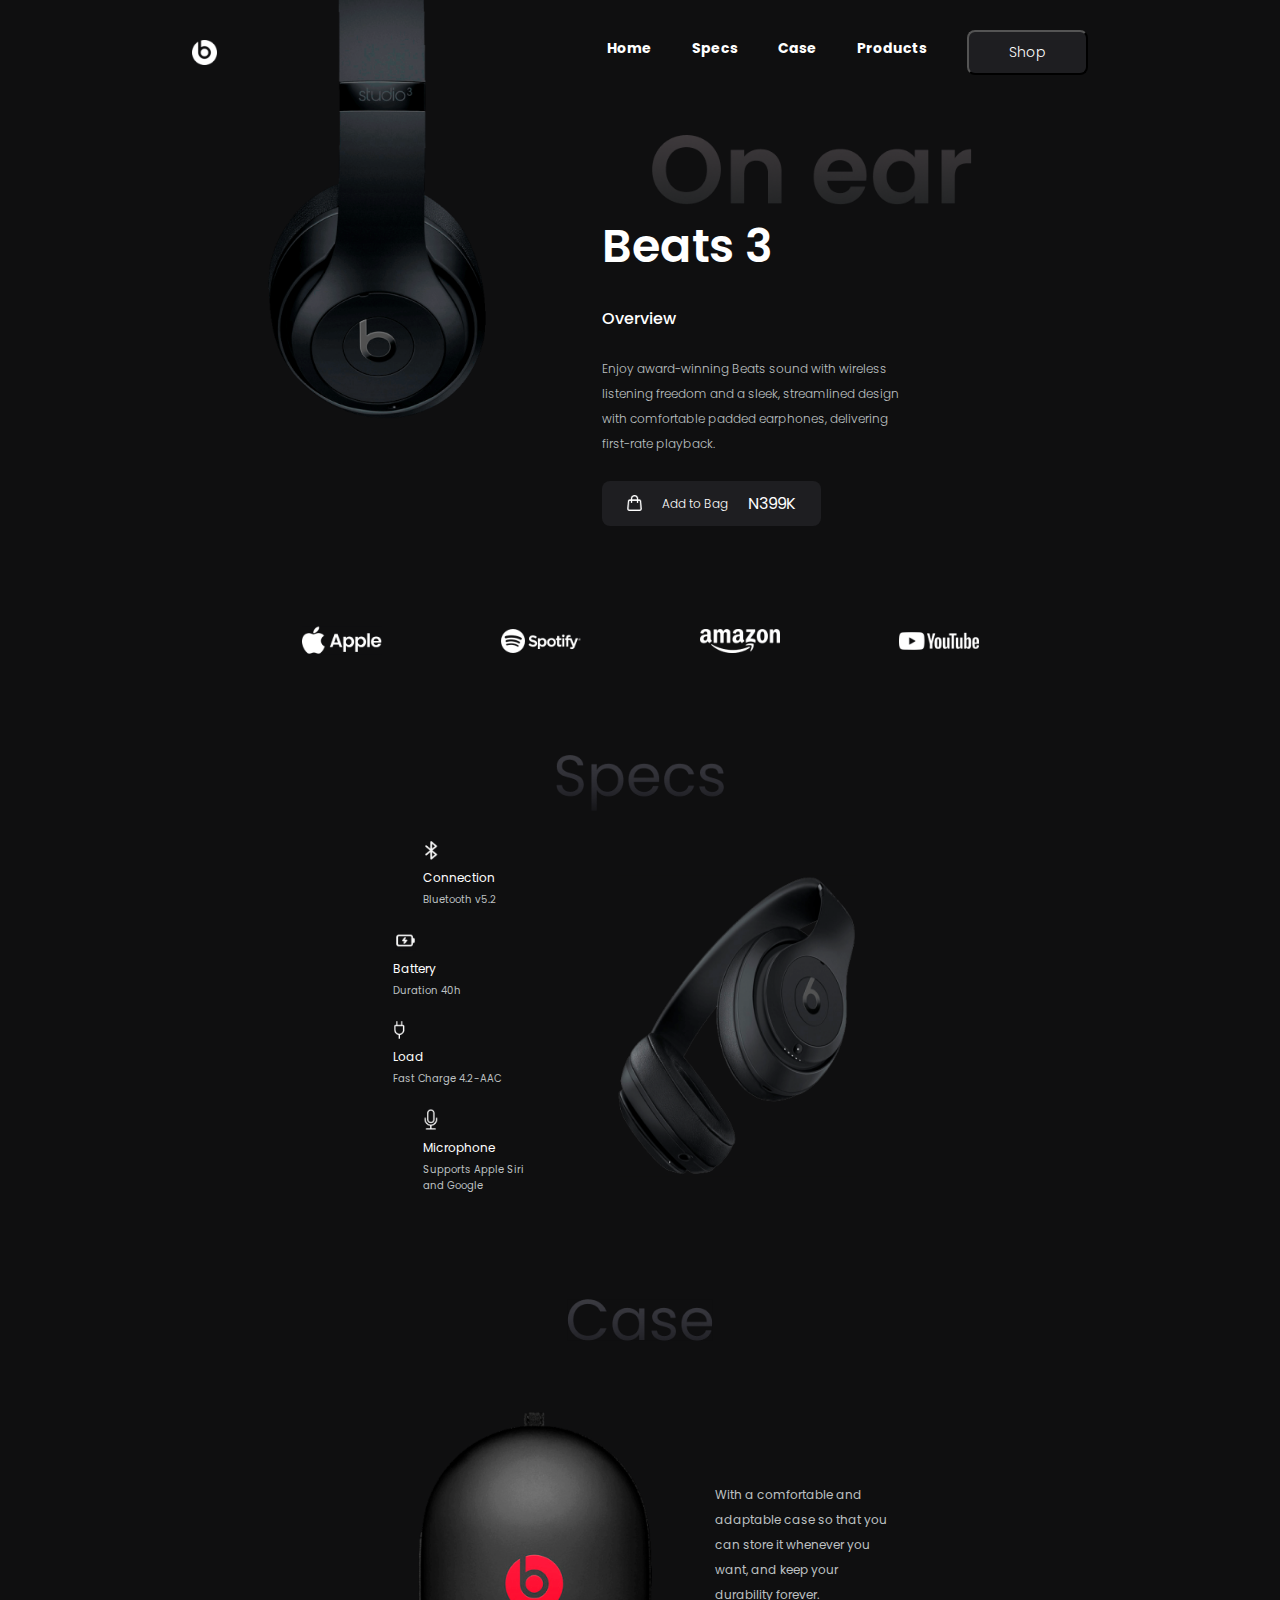
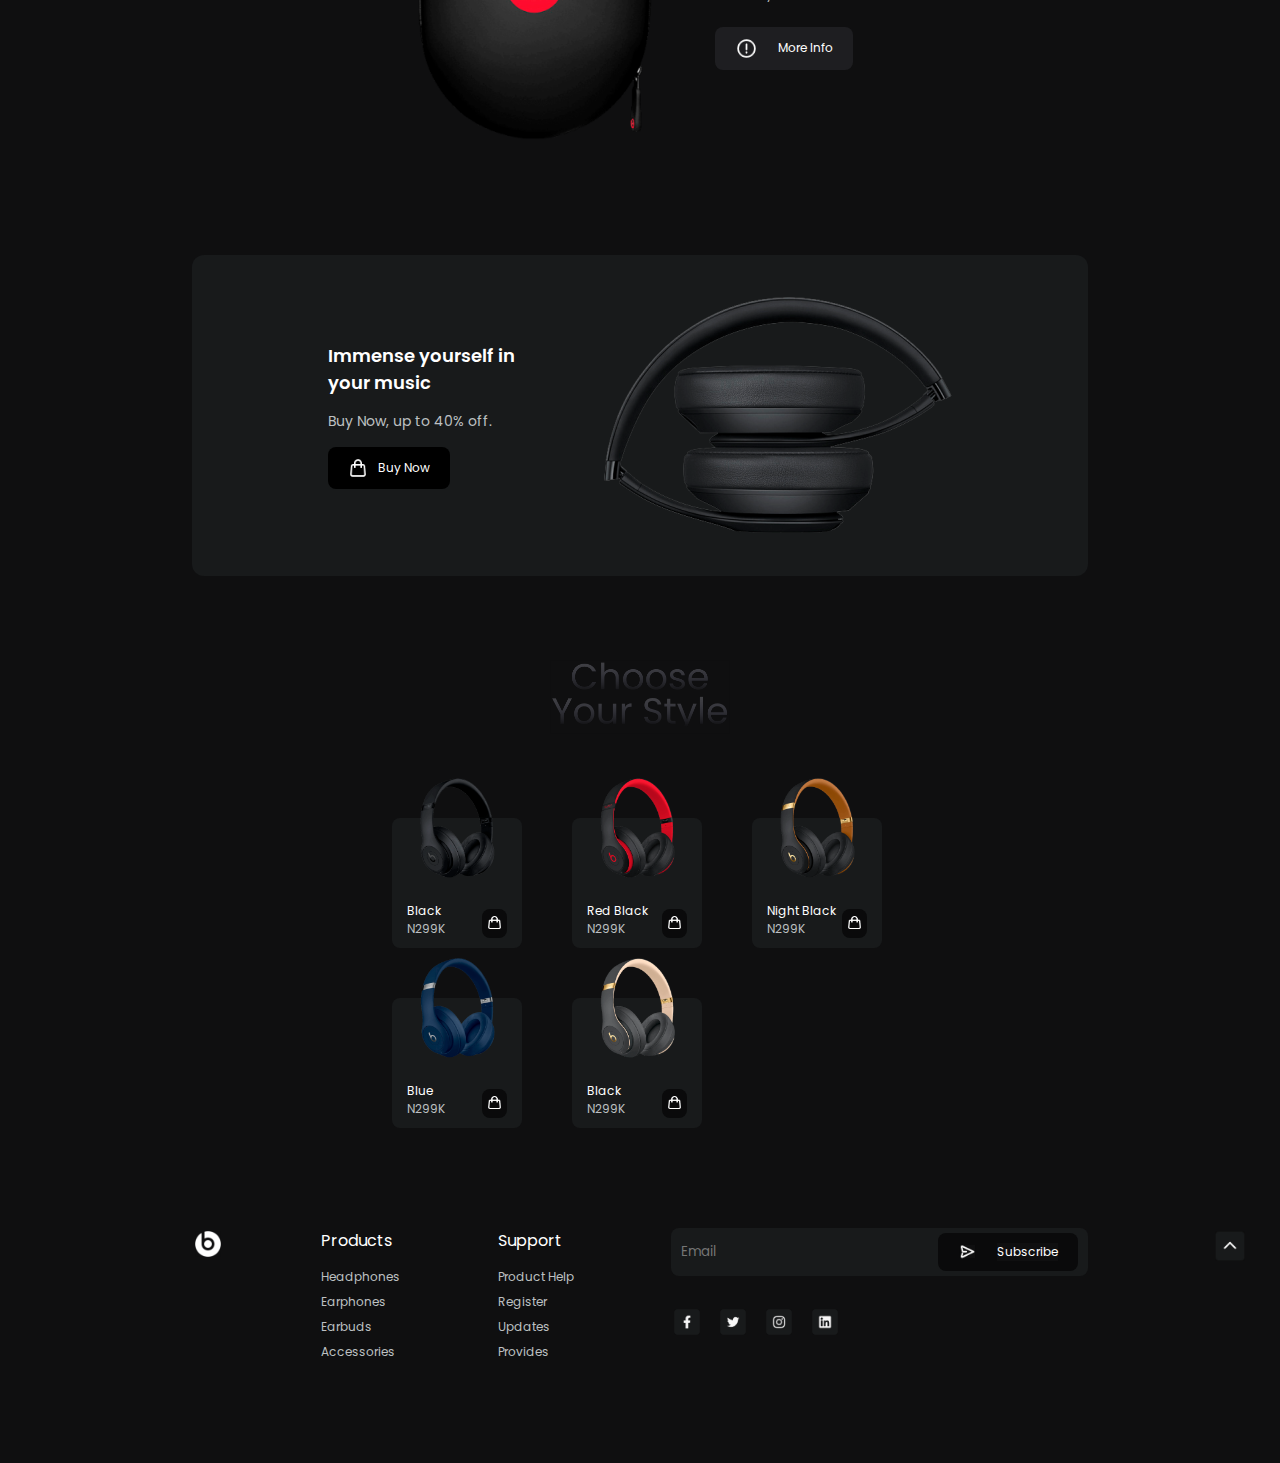
<file: Beats/index.html>
<!DOCTYPE html>
<html lang="en">
  <head>
    <meta charset="UTF-8" />
    <meta http-equiv="X-UA-Compatible" content="IE=edge" />
    <meta name="viewport" content="width=device-width, initial-scale=1.0" />
    <title>Beats Landing Page</title>

    <!-- adding the css file -->
    <link rel="stylesheet" href="./style.css" />

    <!-- adding the poppins font -->
    <link rel="preconnect" href="https://fonts.googleapis.com" />
    <link rel="preconnect" href="https://fonts.gstatic.com" crossorigin />
    <link
      href="https://fonts.googleapis.com/css2?family=Poppins:wght@200;300;400;500;600;700;800;900&display=swap"
      rel="stylesheet"
    />
  </head>

  <body>
    <!-- creating the navigation menu -->
    <nav>
      <img src="./Photos/beatsLogo.png" alt="logo" />

      <div class="nav-right-section">
        <ul>
          <li><a href="#">Home</a></li>
          <li><a href="#">Specs</a></li>
          <li><a href="#">Case</a></li>
          <li><a href="#">Products</a></li>
        </ul>
        <button>Shop</button>
      </div>
    </nav>

    <!-- creating the main landing page -->
    <main>
      <img class="mainImg" src="./Photos/mainImage.png" alt="main image" />
      <div class="main">
        <img class="onEarImg" src="./Photos/onEar.png" alt="on ear logo" />
        <h1>Beats 3</h1>
        <h4>Overview</h4>
        <p>
          Enjoy award-winning Beats sound with wireless listening freedom and a
          sleek, streamlined design with comfortable padded earphones,
          delivering first-rate playback.
        </p>
        <div class="shopping-bag-section">
          <img src="./Icons/shoppingBag.png" alt="shopping bag" />
          <p>Add to Bag</p>
          <span>N399K</span>
        </div>
      </div>
    </main>

    <!-- section for adding social media icons -->
    <section class="social-media-section">
      <img src="./Photos/appleLogo.png" alt="apple logo" />
      <img src="./Photos/spotifyLogo.png" alt="spotify logo" />
      <img src="./Photos/amazonLogo.png" alt="amazon logo" />
      <img src="./Photos/youtubeLogo.png" alt="youtube logo" />
    </section>

    <!-- creating a new specification section -->
    <section class="specification">
      <!-- adding the specs logo -->
      <img
        class="specification-logo"
        src="./Icons/specsLogo.png"
        alt="specs logo"
      />

      <div class="specification-list">
        <!-- creating a division for holding all the specifications -->
        <div class="specification-list-items">
          <!-- creating a division for each specifications -->
          <div>
            <img src="./Icons/bluetooth.png" alt="bluetooth" />
            <p>Connection</p>
            <p>Bluetooth v5.2</p>
          </div>

          <div>
            <img src="./Icons/battery.png" alt="battery" />
            <p>Battery</p>
            <p>Duration 40h</p>
          </div>

          <div>
            <img src="./Icons/charger.png" alt="charger" />
            <p>Load</p>
            <p>Fast Charge 4.2-AAC</p>
          </div>

          <div>
            <img src="./Icons/mic.png" alt="mic" />
            <p>Microphone</p>
            <p>Supports Apple Siri and Google</p>
          </div>
        </div>

        <!-- adding an image with respect to the specification -->
        <img
          src="./Photos/specsImage.png"
          alt="specification headphone image"
        />
      </div>
    </section>

    <!-- creating a case section -->
    <section class="case">
      <!-- adding the case logo here -->
      <img class="case-logo" src="./Icons/caseLogo.png" alt="case logo" />

      <!-- creating a new division to wrap all case items -->
      <div class="case-item">
        <img
          class="case-item-img"
          src="./Photos/caseImage.png"
          alt="case image"
        />

        <div>
          <p>
            With a comfortable and adaptable case so that you can store it
            whenever you want, and keep your durability forever.
          </p>
          <p>
            <img src="./Icons/group.png" alt="group" />
            More Info
          </p>
        </div>
      </div>
    </section>

    <!-- section to allow user to buy a product -->
    <section class="buy-product">
      <div>
        <h3>Immense yourself in your music</h3>
        <p>Buy Now, up to 40% off.</p>
        <div>
          <img src="./Icons/shoppingBag.png" alt="shopping bag" />
          <p>Buy Now</p>
        </div>
      </div>

      <img src="./Photos/buyNowSectionImage.png" alt="buy now" />
    </section>

    <!-- creating a product section to display the items -->
    <section class="product">
      <!-- adding the choose style logo -->
      <img class="product-logo" src="./Icons/productLogo.png" alt="logo" />

      <!-- creating a new division for adding all the products to showcase to user -->
      <div class="product-items">
        <!-- creating card for product -->
        <div class="product-card">
          <img class="product-img" src="./Photos/black.png" alt="black" />
          <div class="product-info">
            <p>
              Black <br />
              <span>N299K</span>
            </p>

            <div>
              <img src="./Icons/shoppingBag.png" alt="shopping bag" />
            </div>
          </div>
        </div>

        <!-- creating card for product -->
        <div class="product-card">
          <img
            class="product-img"
            src="./Photos/redBlack.png"
            alt="red black"
          />
          <div class="product-info">
            <p>
              Red Black <br />
              <span>N299K</span>
            </p>

            <div>
              <img src="./Icons/shoppingBag.png" alt="shopping bag" />
            </div>
          </div>
        </div>

        <!-- creating card for product -->
        <div class="product-card">
          <img
            class="product-img"
            src="./Photos/nightBlack.png"
            alt="Night Black"
          />
          <div class="product-info">
            <p>
              Night Black <br />
              <span>N299K</span>
            </p>

            <div>
              <img src="./Icons/shoppingBag.png" alt="shopping bag" />
            </div>
          </div>
        </div>

        <!-- creating card for product -->
        <div class="product-card">
          <img class="product-img" src="./Photos/blue.png" alt="blue" />
          <div class="product-info">
            <p>
              Blue <br />
              <span>N299K</span>
            </p>

            <div>
              <img src="./Icons/shoppingBag.png" alt="shopping bag" />
            </div>
          </div>
        </div>

        <!-- creating card for product -->
        <div class="product-card">
          <img
            class="product-img"
            src="./Photos/twilightGray.png"
            alt="twilight"
          />
          <div class="product-info">
            <p>
              Black <br />
              <span>N299K</span>
            </p>

            <div>
              <img src="./Icons/shoppingBag.png" alt="shopping bag" />
            </div>
          </div>
        </div>
      </div>
    </section>

    <!-- designing the footer area of the website -->
    <footer>
      <img class="footer-logo" src="./Photos/beatsLogo.png" alt="logo" />

      <!-- creating the product navigation menu -->
      <ul>
        <li><a href="#">Products</a></li>
        <li><a href="#">Headphones</a></li>
        <li><a href="#">Earphones</a></li>
        <li><a href="#">Earbuds</a></li>
        <li><a href="#">Accessories</a></li>
      </ul>

      <!-- creating the support navigation menu -->
      <ul>
        <li><a href="#">Support</a></li>
        <li><a href="#">Product Help</a></li>
        <li><a href="#">Register</a></li>
        <li><a href="#">Updates</a></li>
        <li><a href="#">Provides</a></li>
      </ul>

      <!-- adding subscribe and social media icon buttons -->
      <div class="footer-subscription">
        <!-- adding the division for subscribe -->
        <div>
          <input type="email" placeholder="Email" />
          <div class="subscribe-button">
            <img src="./Icons/rightArrow.png" alt="rightArrow" />
            <p>Subscribe</p>
          </div>
        </div>

        <!-- social media icons -->
        <div>
          <img src="./Icons/facebook.png" alt="facebook" />
          <img src="./Icons/twitter.png" alt="twitter" />
          <img src="./Icons/instagram.png" alt="instagram" />
          <img src="./Icons/linkedin.png" alt="linkedin" />
        </div>
      </div>

      <!-- adding top arrow for icon for moving the page to top -->
      <img class="arrow-up" src="./Icons/upArrow.png" alt="upArrow" />
    </footer>
  </body>
</html>
</file>
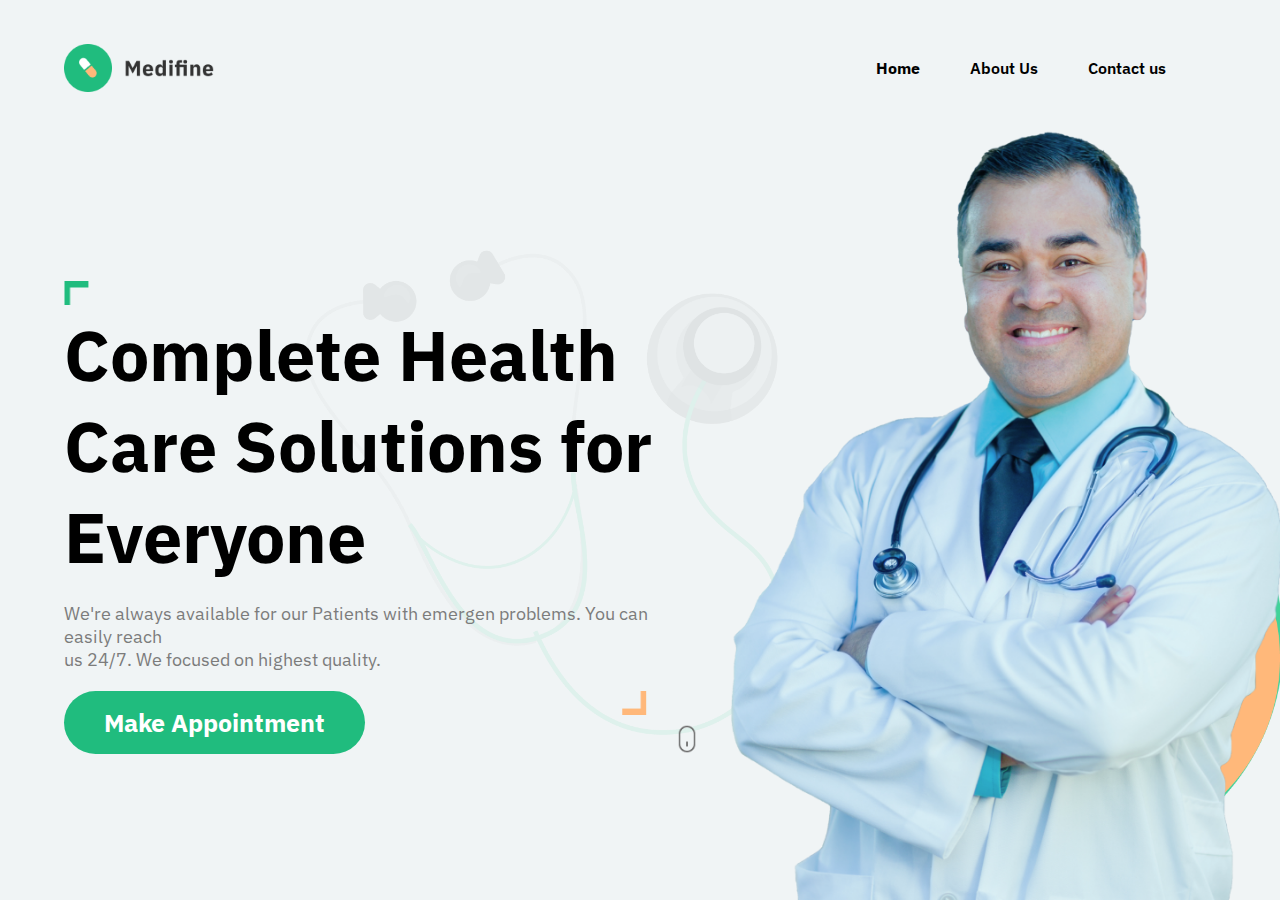
<file: Medifine/index.html>
<!DOCTYPE html>
<html lang="en">
  <head>
    <meta charset="UTF-8" />
    <meta http-equiv="X-UA-Compatible" content="IE=edge" />
    <meta name="viewport" content="width=device-width, initial-scale=1.0" />
    <title>Hospital Page</title>

    <!-- adding the google font -->
    <link rel="preconnect" href="https://fonts.googleapis.com" />
    <link rel="preconnect" href="https://fonts.gstatic.com" crossorigin />
    <link
      href="https://fonts.googleapis.com/css2?family=IBM+Plex+Sans:wght@200;300;400;500;600;700&family=Poppins:wght@200;300;400;500;600;700;800;900&display=swap"
      rel="stylesheet"
    />

    <!-- adding the css file -->
    <link rel="stylesheet" href="./style.css" />
  </head>

  <body>
    <!-- creating the navigation menu -->
    <nav>
      <img src="./images/logo.png" alt="logo" />
      <a href="/"></a>
      <ul>
        <li><a href="/">Home</a></li>
        <li><a href="./about/about.html">About Us</a></li>
        <li><a href="./contact/contact.html">Contact us</a></li>
      </ul>
    </nav>

    <!-- creating the hero section -->
    <main>
      <!-- creating the left section -->
      <section class="leftSection">
        <img class="topAngle" src="./images/topAngle.png" alt="topAngle" />
        <h1>Complete Health<br>Care Solutions for<br>Everyone</h1>
        <p>
          We're always available for our Patients with emergen problems. You can
          easily reach<br>us 24/7. We focused on highest quality.
        </p>
        <img
          class="bottomAngle"
          src="./images/bottomAngle.png"
          alt="bottomAngle"
        />
        <img
          class="stethoscope"
          src="./images/stethoscope.png"
          alt="stethoscope"
        />
        <button>Make Appointment</button>
        <img class="mouse" src="./images/mouse.png" alt="mouse" />
      </section>

      <!-- creating the right section -->
      <section class="rightSection">
        <img class="greenBox" src="./images/greenBox.png" alt="greenBox" />
        <img class="yellowBox" src="./images/yellowBox.png" alt="yellowBox" />
        <img class="doctor" src="./images/doctor.png" alt="doctor" />
      </section>
    </main>
  </body>
</html>
</file>
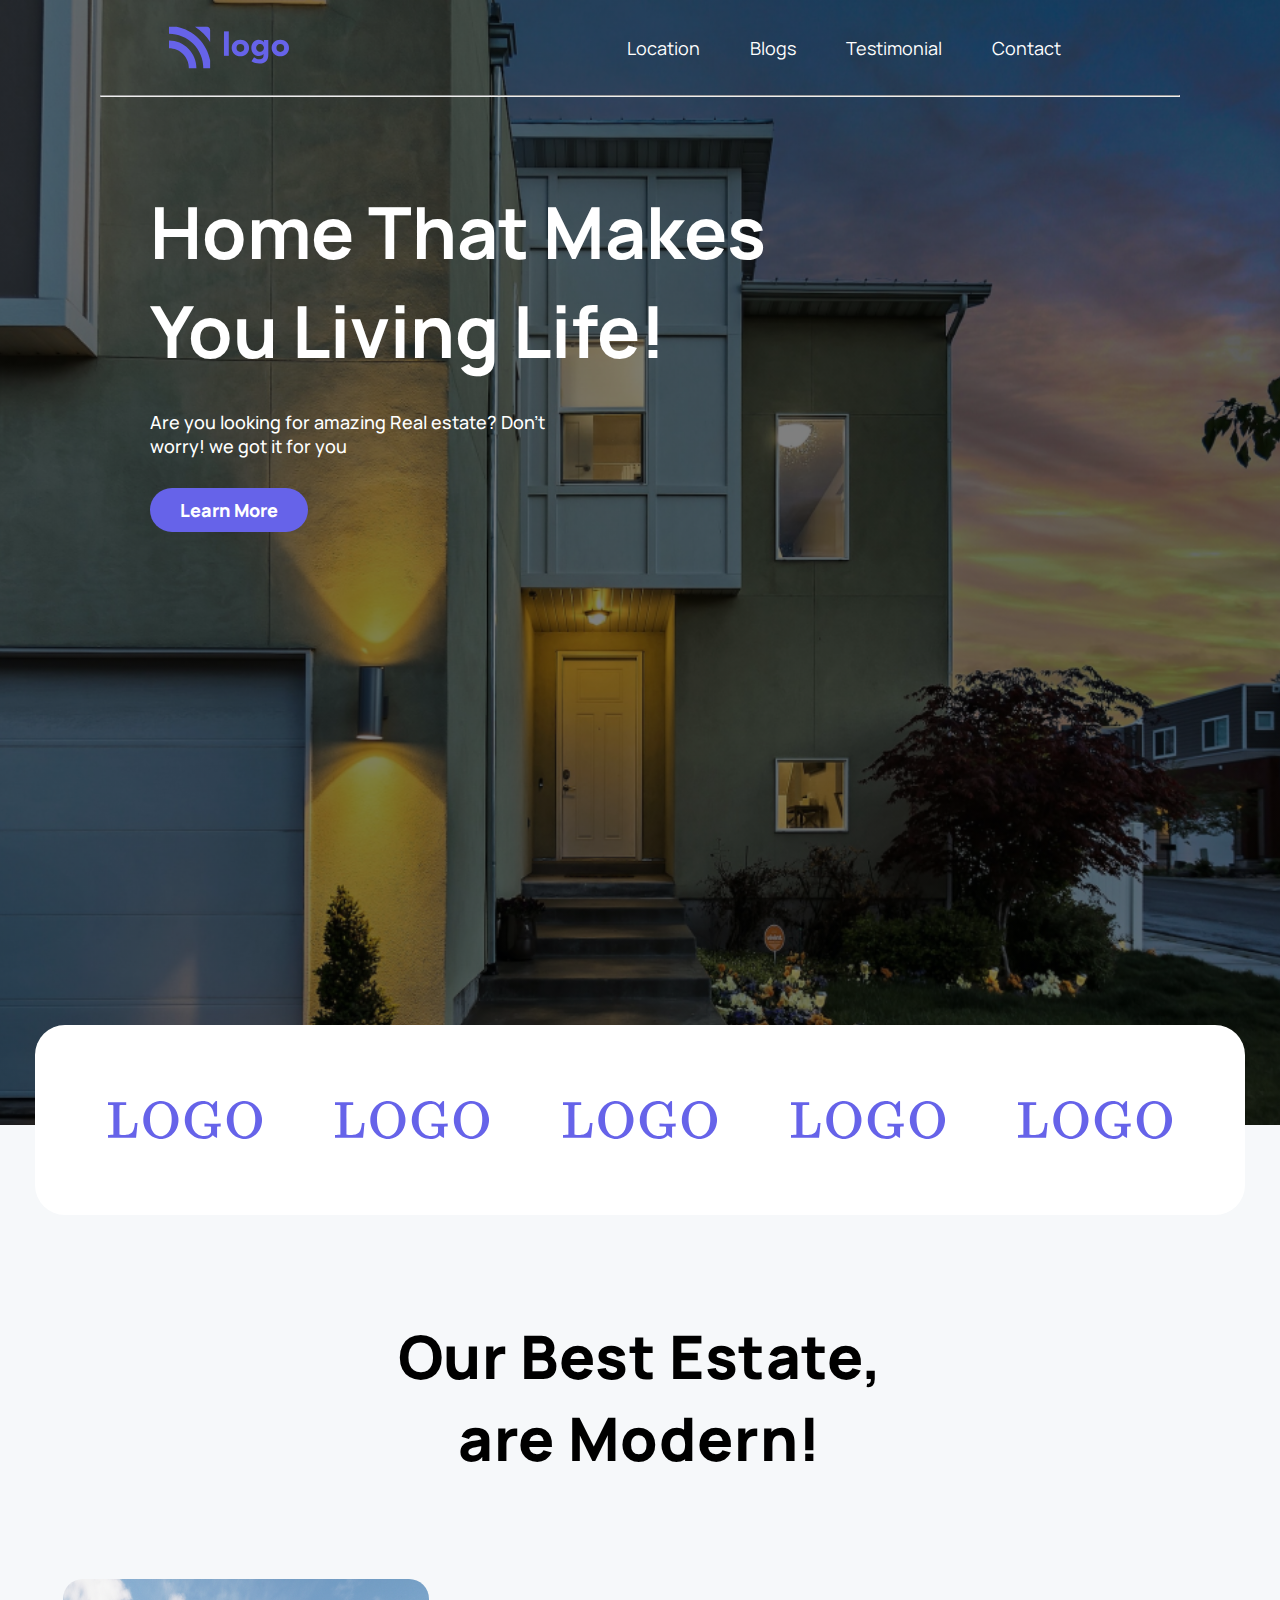
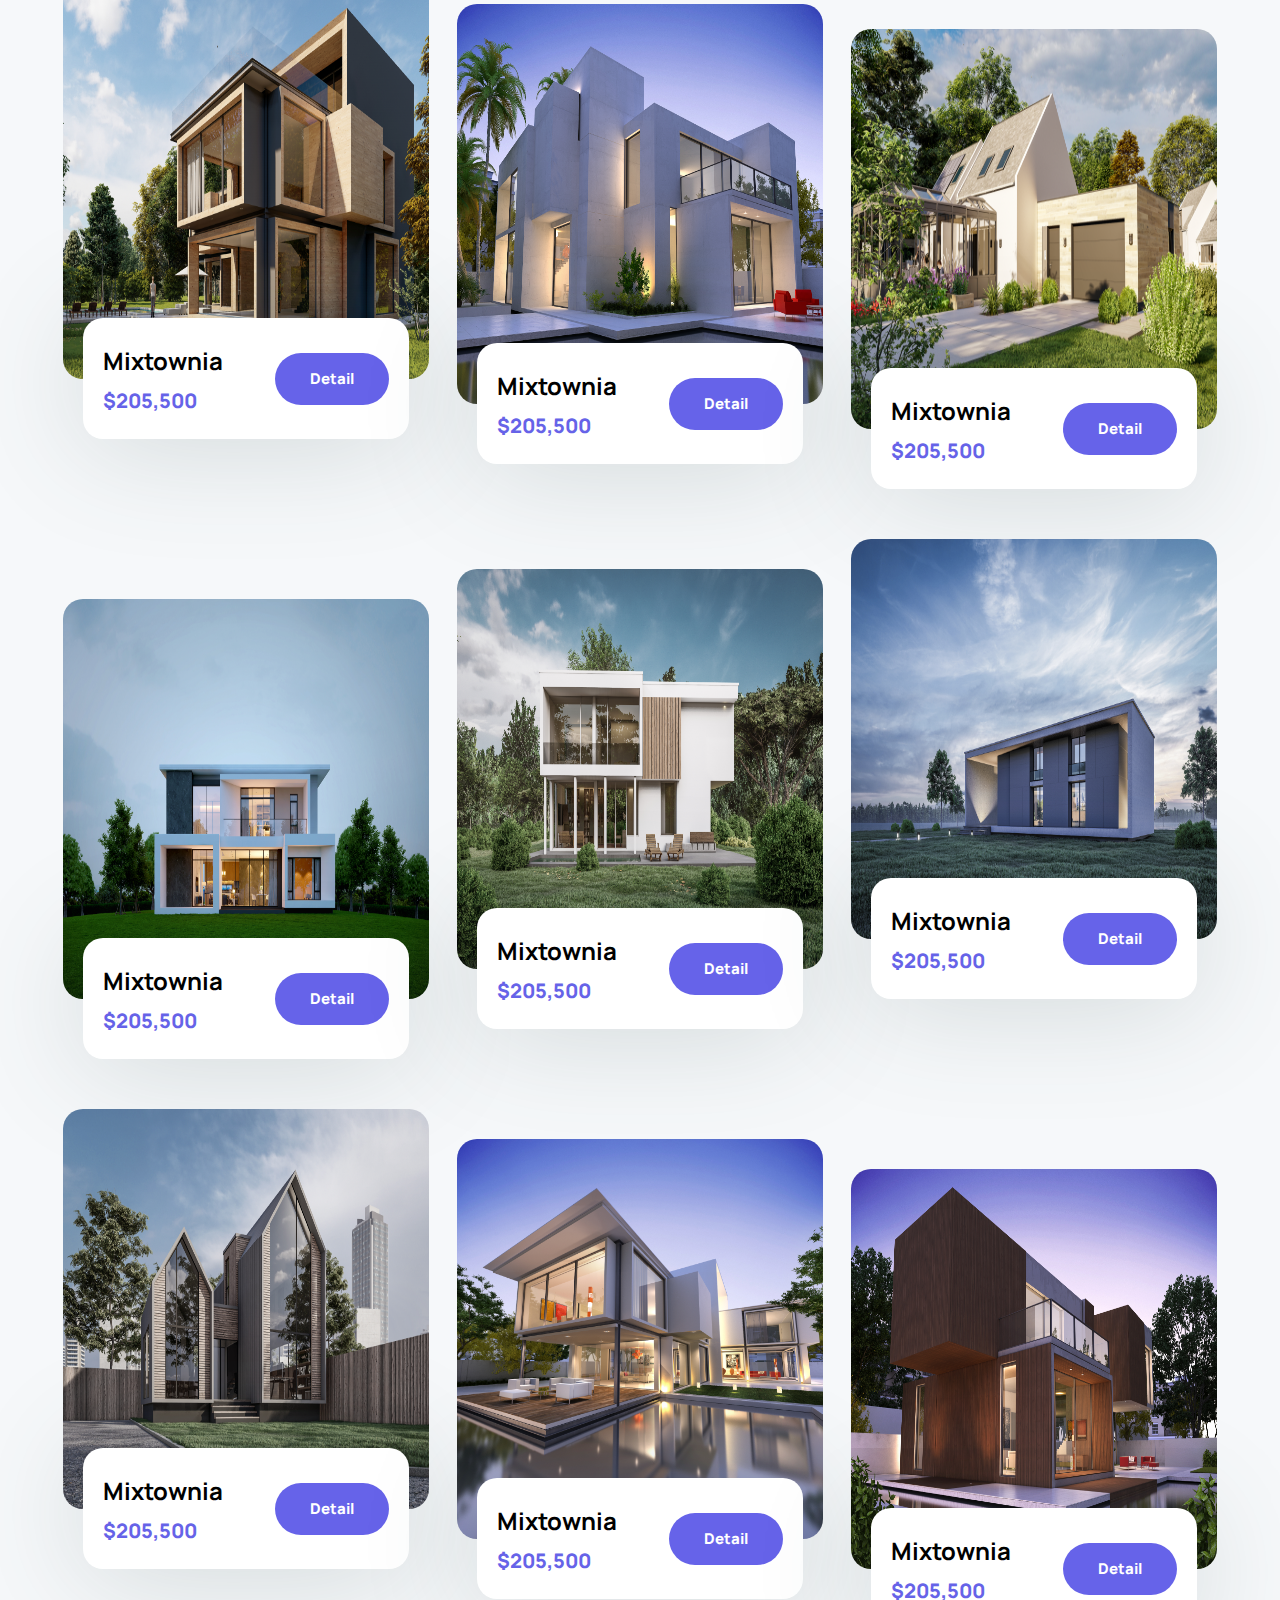
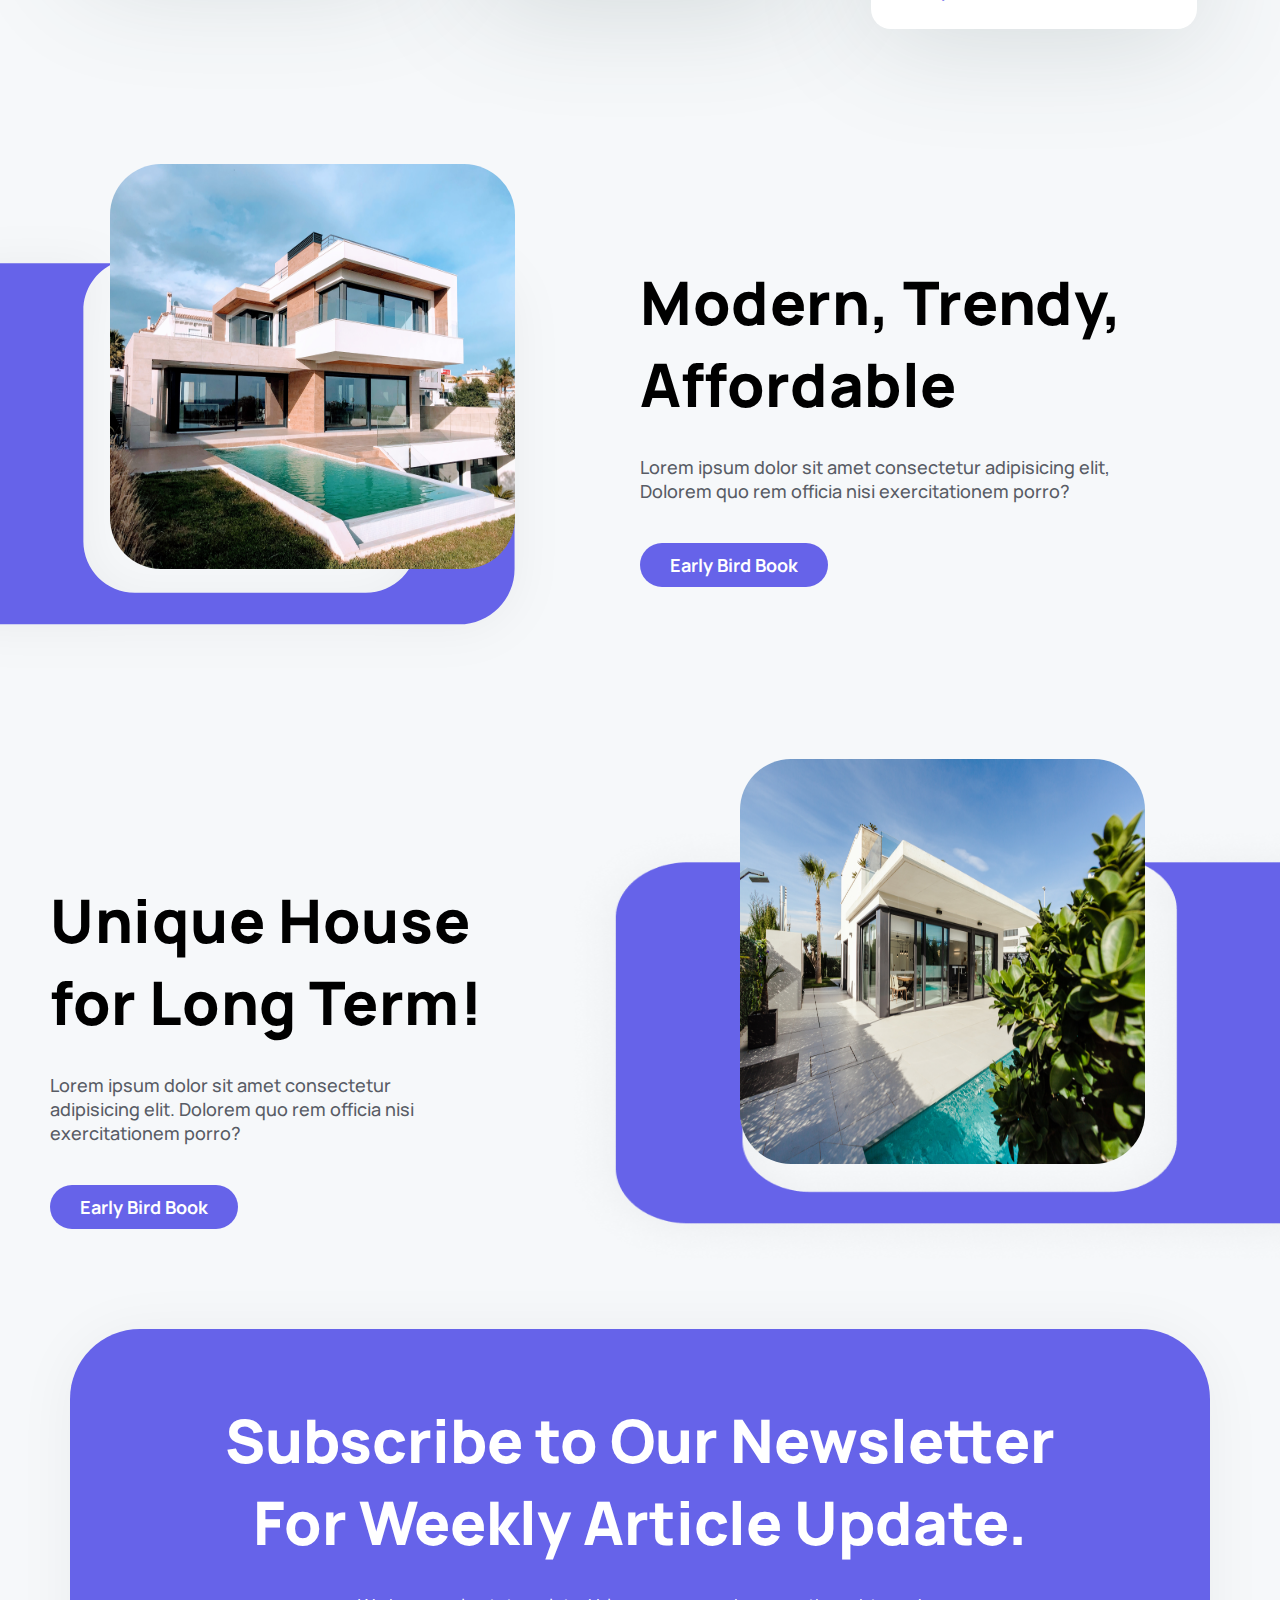
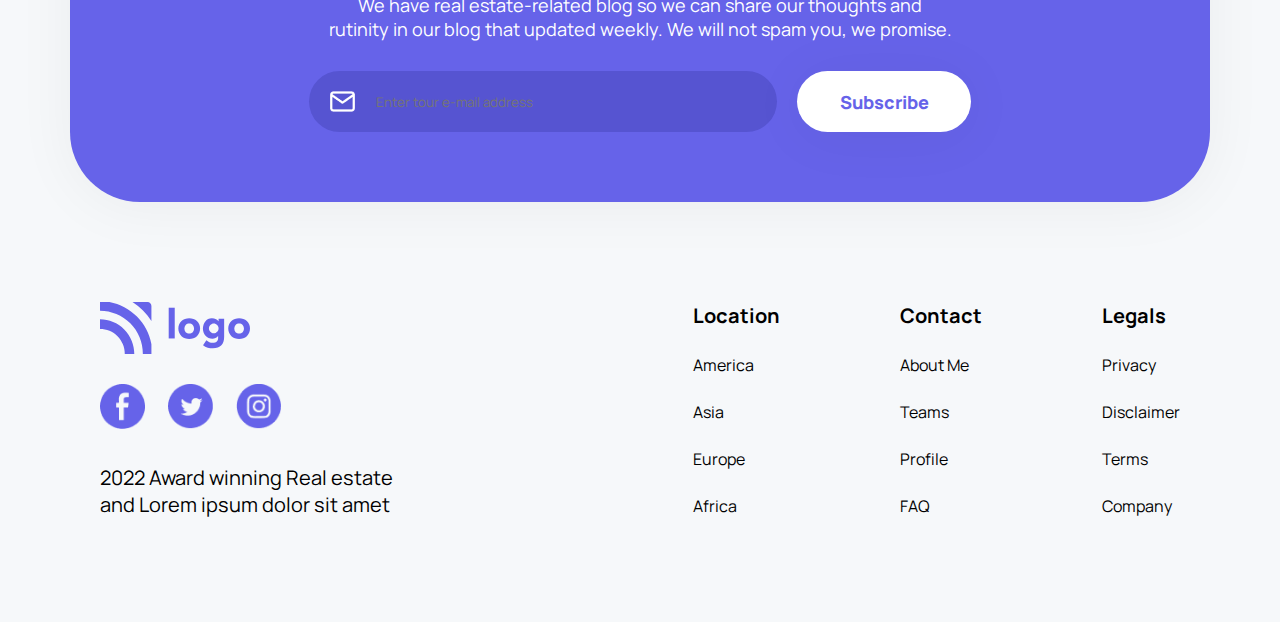
<file: Real Estate/index.html>
<!DOCTYPE html>
<html lang="en">
  <head>
    <meta charset="UTF-8" />
    <meta http-equiv="X-UA-Compatible" content="IE=edge" />
    <meta name="viewport" content="width=device-width, initial-scale=1.0" />
    <title>Real State</title>

    <!-- adding the font family -->
    <link rel="preconnect" href="https://fonts.googleapis.com" />
    <link rel="preconnect" href="https://fonts.gstatic.com" crossorigin />
    <link
      href="https://fonts.googleapis.com/css2?family=Manrope:wght@200;300;400;500;600;700;800&display=swap"
      rel="stylesheet"
    />

    <link rel="stylesheet" href="./styles.css" />
  </head>

  <body>
    <header>
      <!-- navbar -->
      <nav>
        <img src="./Icons/Logo.svg" alt="logo image" />
        <!-- nav links -->
        <ul>
          <li><a href="#">Location</a></li>
          <li><a href="#">Blogs</a></li>
          <li><a href="#">Testimonial</a></li>
          <li><a href="#">Contact</a></li>
        </ul>
      </nav>
      <hr />

      <div>
        <h1>Home That Makes <br />You Living Life!</h1>
        <p>
          Are you looking for amazing Real estate? Don't worry! we got it for
          you
        </p>
        <button>Learn More</button>
      </div>
    </header>

    <!-- multiple logos section -->
    <section class="my-logos">
      <img src="./Icons/logoName.svg" alt="named logo" />
      <img src="./Icons/logoName.svg" alt="named logo" />
      <img src="./Icons/logoName.svg" alt="named logo" />
      <img src="./Icons/logoName.svg" alt="named logo" />
      <img src="./Icons/logoName.svg" alt="named logo" />
    </section>

    <!-- section for displaying all our real state properties in a card -->
    <section class="cards-wrapper-section">
      <h1>Our Best Estate, <br />are Modern!</h1>

      <!-- creating a main div to wrap all the cards -->
      <div class="cards-wrapper">
        <!-- creating estate property card -->
        <div class="card">
          <img src="./Photos/cardImage1.png" alt="cardImage1" />
          <!-- for displaying the property details -->
          <div class="card-box">
            <!-- displaying the price and property name -->
            <div>
              <h3>Mixtownia</h3>
              <p>$205,500</p>
            </div>
            <!-- button for more details -->
            <button>Detail</button>
          </div>
        </div>

        <!-- creating estate property card -->
        <div class="card">
          <img src="./Photos/cardImage2.png" alt="cardImage2" />
          <!-- for displaying the property details -->
          <div class="card-box">
            <!-- displaying the price and property name -->
            <div>
              <h3>Mixtownia</h3>
              <p>$205,500</p>
            </div>
            <!-- button for more details -->
            <button>Detail</button>
          </div>
        </div>

        <!-- creating estate property card -->
        <div class="card">
          <img src="./Photos/cardImage3.png" alt="cardImage3" />
          <!-- for displaying the property details -->
          <div class="card-box">
            <!-- displaying the price and property name -->
            <div>
              <h3>Mixtownia</h3>
              <p>$205,500</p>
            </div>
            <!-- button for more details -->
            <button>Detail</button>
          </div>
        </div>

        <!-- creating estate property card -->
        <div class="card">
          <img src="./Photos/cardImage4.png" alt="cardImage4" />
          <!-- for displaying the property details -->
          <div class="card-box">
            <!-- displaying the price and property name -->
            <div>
              <h3>Mixtownia</h3>
              <p>$205,500</p>
            </div>
            <!-- button for more details -->
            <button>Detail</button>
          </div>
        </div>

        <!-- creating estate property card -->
        <div class="card">
          <img src="./Photos/cardImage5.png" alt="cardImage5" />
          <!-- for displaying the property details -->
          <div class="card-box">
            <!-- displaying the price and property name -->
            <div>
              <h3>Mixtownia</h3>
              <p>$205,500</p>
            </div>
            <!-- button for more details -->
            <button>Detail</button>
          </div>
        </div>

        <!-- creating estate property card -->
        <div class="card">
          <img src="./Photos/cardImage6.png" alt="cardImage6" />
          <!-- for displaying the property details -->
          <div class="card-box">
            <!-- displaying the price and property name -->
            <div>
              <h3>Mixtownia</h3>
              <p>$205,500</p>
            </div>
            <!-- button for more details -->
            <button>Detail</button>
          </div>
        </div>

        <!-- creating estate property card -->
        <div class="card">
          <img src="./Photos/cardImage7.png" alt="cardImage7" />
          <!-- for displaying the property details -->
          <div class="card-box">
            <!-- displaying the price and property name -->
            <div>
              <h3>Mixtownia</h3>
              <p>$205,500</p>
            </div>
            <!-- button for more details -->
            <button>Detail</button>
          </div>
        </div>

        <!-- creating estate property card -->
        <div class="card">
          <img src="./Photos/cardImage8.png" alt="cardImage8" />
          <!-- for displaying the property details -->
          <div class="card-box">
            <!-- displaying the price and property name -->
            <div>
              <h3>Mixtownia</h3>
              <p>$205,500</p>
            </div>
            <!-- button for more details -->
            <button>Detail</button>
          </div>
        </div>

        <!-- creating estate property card -->
        <div class="card">
          <img src="./Photos/cardImage9.png" alt="cardImage9" />
          <!-- for displaying the property details -->
          <div class="card-box">
            <!-- displaying the price and property name -->
            <div>
              <h3>Mixtownia</h3>
              <p>$205,500</p>
            </div>
            <!-- button for more details -->
            <button>Detail</button>
          </div>
        </div>
      </div>
    </section>

    <!-- section for displaying first feature -->
    <section class="features-section first-feature-section">
      <!-- for displaying the images -->
      <div>
        <img src="./Icons/featureImageBg1.svg" alt="image background" />
        <img src="./Photos/featuresImage1.png" alt="feature image 1" />
      </div>

      <!-- for displaying the written content -->
      <div>
        <h1>Modern, Trendy, Affordable</h1>
        <p>
          Lorem ipsum dolor sit amet consectetur adipisicing elit, Dolorem quo
          rem officia nisi exercitationem porro?
        </p>
        <button>Early Bird Book</button>
      </div>
    </section>

    <!-- section for displaying second feature -->
    <section class="features-section second-feature-section">
      <!-- for displaying the written content -->
      <div>
        <h1>Unique House for Long Term!</h1>
        <p>
          Lorem ipsum dolor sit amet consectetur adipisicing elit. Dolorem quo
          rem officia nisi exercitationem porro?
        </p>
        <button>Early Bird Book</button>
      </div>

      <!-- for displaying the images -->
      <div>
        <img src="./Icons/featureImageBg2.png" alt="image background" />
        <img src="./Photos/featuresImage2.png" alt="feature image 2" />
      </div>
    </section>

    <!-- section for creating the newsletter -->
    <section class="newsletter">
      <h1>Subscribe to Our Newsletter <br> For Weekly Article Update.</h1>
      <p>
        We have real estate-related blog so we can share our thoughts and
        rutinity in our blog that updated weekly. We will not spam you, we
        promise.
      </p>

      <!-- for taking user email -->
      <form>
        <div>
          <img src="./Icons/mail.png" alt="mail">
          <input type="text" placeholder="Enter tour e-mail address"/>
        </div>
        <button>Subscribe</button>
      </form>
    </section>

    <!-- creating the footer area -->
    <footer>
      <div>
        <img src="./Icons/Logo.svg" alt="logo" />
        <!-- for social media icons -->
        <div>
          <img src="./Icons/facebook.png" alt="facebook icon" />
          <img src="./Icons/twitter.png" alt="twitter icon" />
          <img src="./Icons/instagram.png" alt="instagram icon" />
        </div>
        <p>2022 Award winning Real estate and Lorem ipsum dolor sit amet</p>
      </div>

      <!-- for all different pages links -->
      <div class="footer-links">
        <div class="footer-links-content">
          <ul>
            <li><a href="#">Location</a></li>
            <li><a href="#">America</a></li>
            <li><a href="#">Asia</a></li>
            <li><a href="#">Europe</a></li>
            <li><a href="#">Africa</a></li>
          </ul>
        </div>

        <div class="footer-links-content">
          <ul>
            <li><a href="#">Contact</a></li>
            <li><a href="#">About Me</a></li>
            <li><a href="#">Teams</a></li>
            <li><a href="#">Profile</a></li>
            <li><a href="#">FAQ</a></li>
          </ul>
        </div>

        <div class="footer-links-content">
          <ul>
            <li><a href="#">Legals</a></li>
            <li><a href="#">Privacy</a></li>
            <li><a href="#">Disclaimer</a></li>
            <li><a href="#">Terms</a></li>
            <li><a href="#">Company</a></li>
          </ul>
        </div>
      </div>
    </footer>
  </body>
</html>
</file>
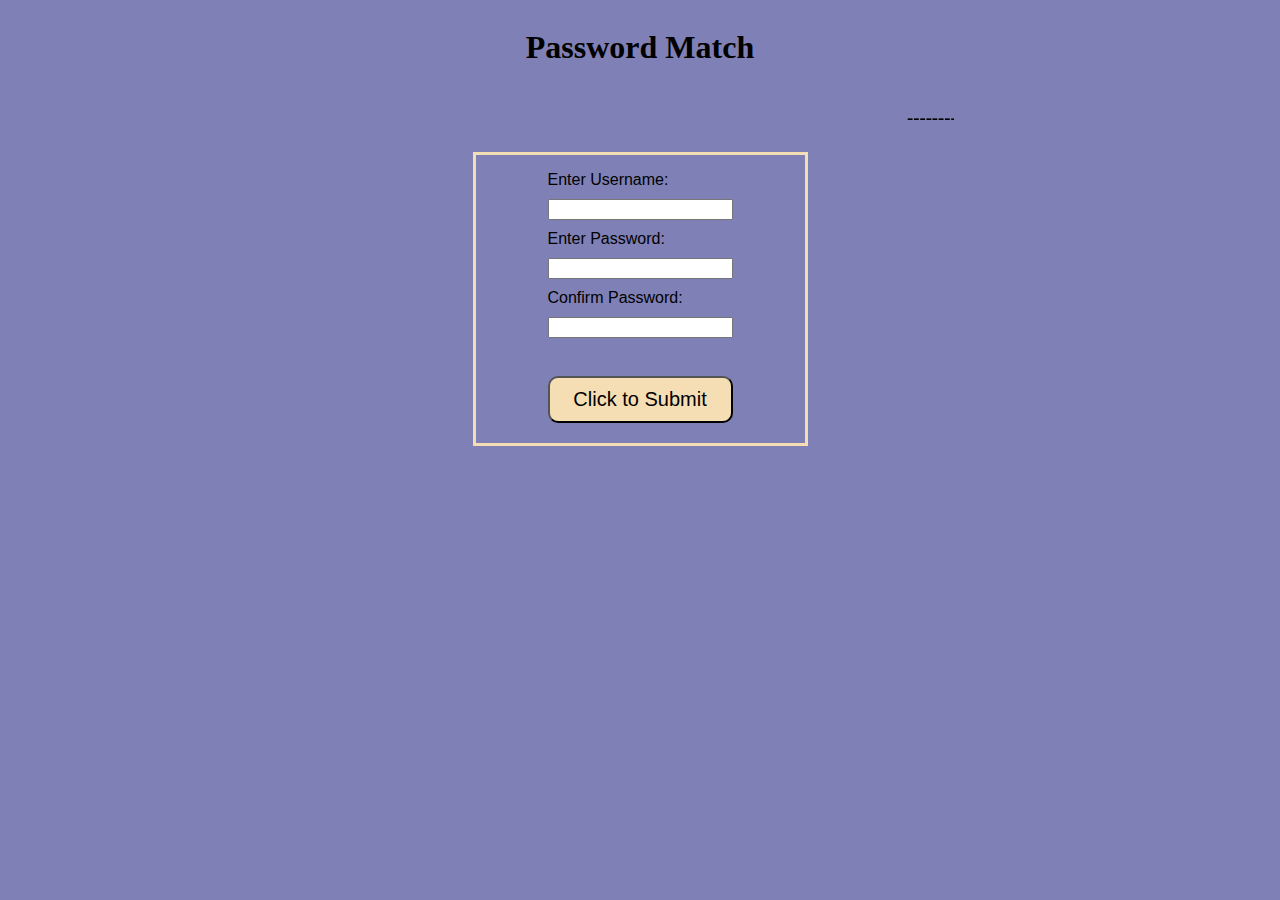
<file: Password Match/index5.html>
<!DOCTYPE html>
<html lang="en">
<head>
    <meta charset="UTF-8">
    <meta http-equiv="X-UA-Compatible" content="IE=edge">
    <meta name="viewport" content="width=device-width, initial-scale=1.0">
    <title>Password Match</title>
    <link rel="stylesheet" href="/Password Match/style5.css">
</head>
<body>
    <h1>Password Match</h1>
    <h3><marquee>----------------Kindly enter your username and password to proceed----------------</marquee></h3>
    <fieldset>
    <form onSubmit = "return checkPassword(this)">
        <!-- Enter Username -->
            <label for="user">Enter Username:</label>
            <input type = text id="user">
        <!-- Enter Password. -->
            <label for="pass">Enter Password:</label>
            <input type = password id="pass">
        <!-- To Confirm Password. -->
            <label for="confirm">Confirm Password:</label>
            <input type = password id="confirm">
            <br>
        <!-- Submit button -->
            <button type = submit>Click to Submit</button>
    </form>
    </fieldset>
</body>
    <script src="/Password Match/script5.js">
    </script>
</html>
</file>
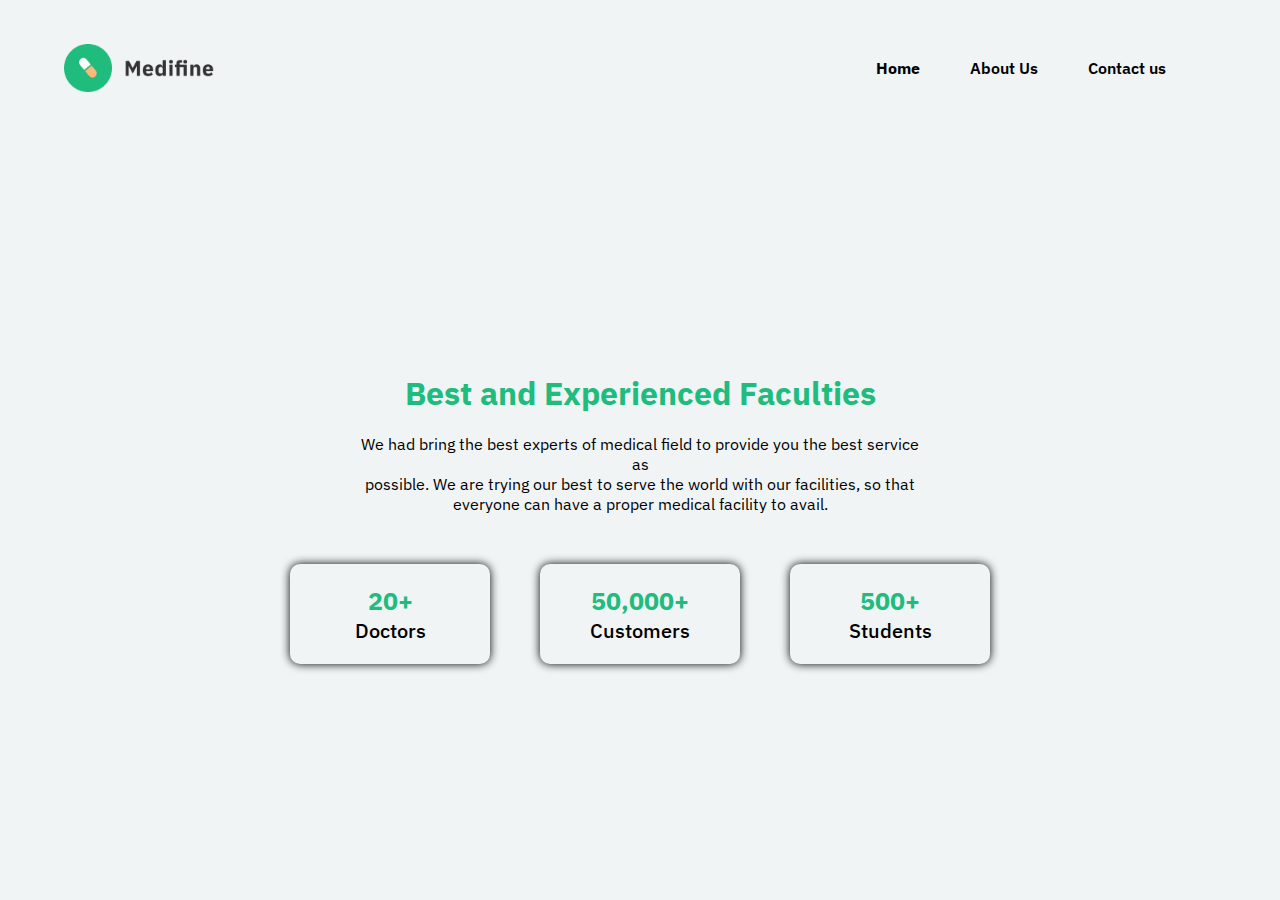
<file: Medifine/about/about.html>
<!DOCTYPE html>
<html lang="en">
  <head>
    <meta charset="UTF-8" />
    <meta http-equiv="X-UA-Compatible" content="IE=edge" />
    <meta name="viewport" content="width=device-width, initial-scale=1.0" />
    <title>Hospital Page</title>

    <!-- adding the google font -->
    <link rel="preconnect" href="https://fonts.googleapis.com" />
    <link rel="preconnect" href="https://fonts.gstatic.com" crossorigin />
    <link
      href="https://fonts.googleapis.com/css2?family=IBM+Plex+Sans:wght@200;300;400;500;600;700&family=Poppins:wght@200;300;400;500;600;700;800;900&display=swap"
      rel="stylesheet"
    />

    <!-- adding the css file -->
    <link rel="stylesheet" href="./about.css" />
  </head>

  <body>
    <!-- creating the navigation menu -->
    <nav>
      <img src="../images/logo.png" alt="logo" />
      <a href="/"></a>
      <ul>
        <li><a href="/">Home</a></li>
        <li><a href="/about/about.html">About Us</a></li>
        <li><a href="/contact/contact.html">Contact us</a></li>
      </ul>
    </nav>

    <!-- creating the main section -->
    <main>
      <!-- adding the hospital details -->
      <div class="hospitalDescription">
        <h1>Best and Experienced Faculties</h1>
        <p>
          We had bring the best experts of medical field to provide you the best
          service as<br>possible. We are trying our best to serve the world with
          our facilities, so that<br>everyone can have a proper medical facility to
          avail.
        </p>
      </div>

      <!-- adding the achievement cards -->
      <div class="achievement">
        <div class="achievementCard">
          <span>20+</span>
          <p>Doctors</p>
        </div>

        <div class="achievementCard">
          <span>50,000+</span>
          <p>Customers</p>
        </div>

        <div class="achievementCard">
          <span>500+</span>
          <p>Students</p>
        </div>
      </div>
    </main>
  </body>
</html>
</file>
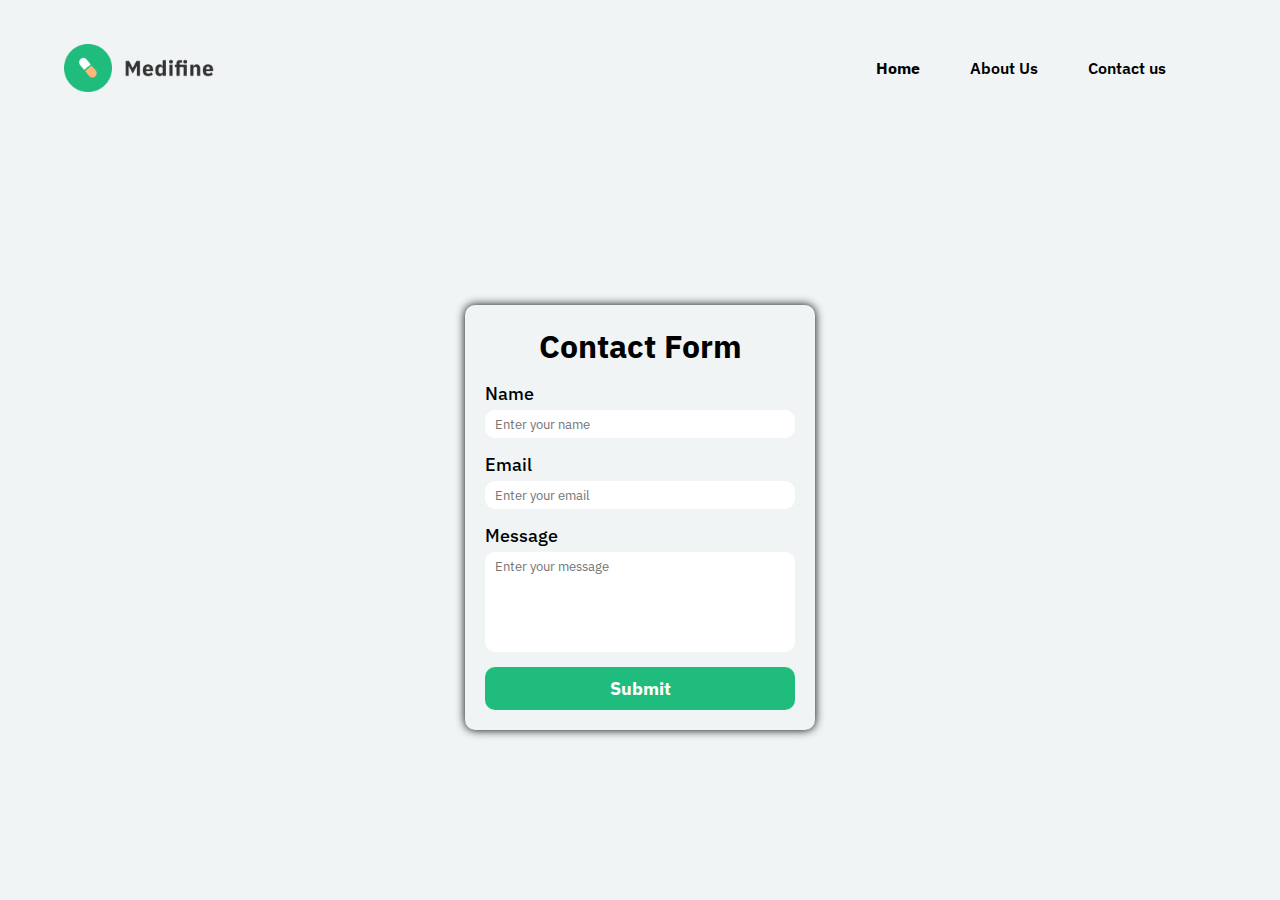
<file: Medifine/contact/contact.html>
<!DOCTYPE html>
<html lang="en">
  <head>
    <meta charset="UTF-8" />
    <meta http-equiv="X-UA-Compatible" content="IE=edge" />
    <meta name="viewport" content="width=device-width, initial-scale=1.0" />
    <title>Hospital Page</title>

    <!-- adding the google font -->
    <link rel="preconnect" href="https://fonts.googleapis.com" />
    <link rel="preconnect" href="https://fonts.gstatic.com" crossorigin />
    <link
      href="https://fonts.googleapis.com/css2?family=IBM+Plex+Sans:wght@200;300;400;500;600;700&family=Poppins:wght@200;300;400;500;600;700;800;900&display=swap"
      rel="stylesheet"
    />

    <!-- adding the css file -->
    <link rel="stylesheet" href="./contact.css" />
  </head>

  <body>
    <!-- creating the navigation menu -->
    <nav>
        <img src="../images/logo.png" alt="logo" />
        <a href="/"></a>
        <ul>
          <li><a href="/">Home</a></li>
          <li><a href="/about/about.html">About Us</a></li>
          <li><a href="/contact/contact.html">Contact us</a></li>
        </ul>
      </nav>

      <!-- creating the main section -->
      <main>
        <!-- creating the contact form -->
        <form>
          <h1>Contact Form</h1>

          <div>
            <label>Name</label>
            <input type="text" placeholder="Enter your name">
          </div>

          <div>
            <label>Email</label>
            <input type="text" placeholder="Enter your email">
          </div>

          <div>
            <label>Message</label>
            <textarea placeholder="Enter your message"></textarea>
          </div>

          <button>Submit</button>
        </form>
      </main>
  </body>
</html>
</file>
<file: Beats/style.css>
* {
  margin: 0;
  padding: 0;
  outline: 0;
  box-sizing: border-box;
  background: #0f0f10;
  font-family: "Poppins", sans-serif;
  color: #ffffff;
}

/* removing the default css of a tags */
a {
  text-decoration: none;
}

/* removing the default css of li tags */
li {
  list-style: none;
}

body {
  margin: 0 15vw;
}

/* designing the navigation menu */
nav {
  display: flex;
  width: 100%;
  align-items: center;
  justify-content: space-between;
  padding: 30px 0;
}

nav img {
  width: 25px;
  height: 25px;
}

nav ul {
  display: flex;
}

nav ul li {
  margin-right: 40px;
}

nav ul li a {
  font-weight: 700;
  font-size: 14px;
  color: white;
}

nav ul li:first-child a{
  font-weight: 700;
  font-size: 14px;
}

.nav-right-section {
  display: flex;
  align-items: center;
}

.nav-right-section button {
  background: #1e1e21;
  border-radius: 8px;
  font-weight: 300;
  font-size: 14px;
  padding: 10px 40px;
}

/* designing the main section */
main {
  display: flex;
  align-items: flex-start;
  margin-top: 30px;
  position: relative;
}

.mainImg {
  width: 230px;
  position: relative;
  top: -250px;
  left: 70px;
}

.main {
  margin-left: 180px;
}

.onEarImg {
  width: 320px;
  margin-left: 50px;
}

.main h1 {
  font-weight: 600;
  font-size: 46px;
  margin-bottom: 25px;
}

.main h4 {
  font-weight: 500;
  font-size: 16px;
  margin-bottom: 25px;
}

.main p {
  width: 65%;
  font-size: 12px;
  font-weight: 300;
  color: #bdc0c2;
  line-height: 25px;
  margin-bottom: 25px;
}

.shopping-bag-section {
  display: flex;
  align-items: center;
  gap: 20px;
  background: #1e1e21;
  border-radius: 8px;
  width: fit-content;
  padding: 10px 25px;
}

.shopping-bag-section img {
  width: 15px;
  background-color: transparent;
}

.shopping-bag-section p {
  margin-bottom: 0;
  color: white;
  background-color: transparent;
}

.shopping-bag-section span {
  background-color: transparent;
}

/* designing the social media section */
.social-media-section {
  display: flex;
  align-items: center;
  justify-content: space-around;
  padding: 0 50px;
  position: relative;
  top: -50px;
  margin-bottom: 40px;
}

.social-media-section img {
  scale: 0.8;
}

/* designing the specification section */
.specification {
  display: flex;
  flex-direction: column;
  align-items: center;
}

.specification-logo,
.case-logo {
  scale: 0.8;
  margin-bottom: 20px;
}

.specification-list {
  display: flex;
}

.specification-list img {
  scale: 0.8;
}

.specification-list-items div {
  margin-bottom: 20px;
}

.specification-list-items div img {
  scale: 0.8;
}

.specification-list-items div p {
  font-size: 12px;
}

.specification-list-items div p:last-child {
  color: #bdc0c2;
  font-size: 10px;
  margin-top: 5px;
  width: 70%;
}

.specification-list-items div:first-child,
.specification-list-items div:last-child {
  margin-left: 30px;
}

/* designing the case section */
.case {
  margin-top: 80px;
  display: flex;
  flex-direction: column;
  align-items: center;
}

.case-item {
  display: flex;
  gap: 30px;
  align-items: center;
  justify-content: center;
}

.case-item-img {
  scale: 0.8;
  /* width: 50%; */
}

.case-item div {
  width: 20%;
}

.case-item div p:first-child {
  color: #bdc0c2;
  font-size: 12px;
  font-weight: 400;
  line-height: 25px;
  margin-bottom: 20px;
}

.case-item div p:last-child img {
  scale: 0.8;
  background-color: transparent;
}

.case-item div p:last-child {
  width: fit-content;
  background: #1e1e21;
  border-radius: 8px;
  display: flex;
  align-items: center;
  gap: 20px;
  font-size: 12px;
  padding: 10px 20px;
}

/* buy product section */
.buy-product {
  background: #181a1b;
  border-radius: 12px;
  display: flex;
  align-items: center;
  justify-content: center;
  gap: 50px;
  margin-top: 70px;
  padding: 40px 0;
}

.buy-product div,
.buy-product p,
.buy-product h3,
.buy-product img {
  background-color: transparent;
}

.buy-product div {
  width: 25%;
}

.buy-product div h3 {
  font-weight: 600;
  font-size: 18px;
  margin-bottom: 15px;
}

.buy-product div p {
  color: #bdc0c2;
  font-size: 14px;
  margin-bottom: 15px;
}

.buy-product div div {
  display: flex;
  align-items: center;
  width: fit-content;
  background: #000000;
  border-radius: 8px;
  padding: 10px 20px;
}

.buy-product div div img {
  scale: 0.8;
  margin-right: 10px;
}

.buy-product div div p {
  margin-bottom: 0;
  font-size: 12px;
  color: white;
}

/* designing the product section for displaying the items */
.product {
  display: flex;
  flex-direction: column;
  margin: 0 150px;
}

.product-logo {
  display: flex;
  flex-direction: column;
}

.product-logo {
  scale: 0.3;
}

.product-items {
  display: flex;
  align-items: center;
  flex-wrap: wrap;
  gap: 50px;
  padding-left: 50px;
}

.product-card {
  position: relative;
  width: 130px;
  height: 130px;
  background: #181a1b;
  border-radius: 8px;
}

.product-img {
  width: 75px;
  height: 100px;
  position: absolute;
  z-index: 100;
  top: -40px;
  left: 28px;
}

.product-img,
.product-card p,
.product-card span,
.product-card img,
.product-card div {
  background-color: transparent;
}

.product-info {
  position: absolute;
  bottom: 0;
  width: 100%;
  display: flex;
  align-items: flex-end;
  justify-content: space-between;
  padding: 10px 15px;
}

.product-info p {
  font-size: 12px;
}

.product-info p span {
  color: #bdc0c2;
}

.product-info div {
  background: #0a0a0b;
  border-radius: 8px;
  padding: 2px 6px;
}

.product-info div img {
  width: 13px;
  height: 13px;
}

/* designing the footer section */
footer{
  margin: 100px 0;
  display: flex;
  align-items: flex-start;
  justify-content: space-between;
  position: relative;
}

.footer-logo{
  scale: 0.8;
}

ul li a{
  font-size: 12px;
  color: #BDC0C2;
}

ul li:first-child a{
  font-size: 16px;
  font-weight: 400;
  color: white;
}

ul li:first-child{
  margin-bottom: 10px;
}

.footer-subscription{
  display: flex;
  flex-direction: column;
  gap: 30px;
}

.footer-subscription div:first-child{
  background: #181A1B;
border-radius: 8px;
padding: 5px 10px;
display: flex;
}

.footer-subscription div:first-child input{
  border: none;
  background-color: transparent;
}

.subscribe-button{
  background: #0A0A0B;
  border-radius: 8px;
  padding: 10px 20px;
  border: none;
  display: flex;
  align-items: center;
  gap: 10px;
}

.subscribe-button img{
  scale: 0.8;
}

.subscribe-button p{
  font-size: 12px;
}

.footer-subscription div:last-child img{
  margin-right: 10px;
  scale: 0.8;
}

.arrow-up{
  position: absolute;
  right: -160px;
  scale: 0.8;
}
</file>
<file: Password Match/style5.css>
body
{
  height: 50%;
  display: flex;
  flex-direction: column;
  justify-content: center;
  align-items: center;
  background-color: #7f80b6;
  color: black;
}
fieldset
{
  border: wheat 3px solid;
}
form
{
  display: flex;
  flex-direction: column;
  justify-content: space-between;
  gap: 10px;
  padding:10px 60px;
  font-family: 'Franklin Gothic Medium', 'Arial Narrow', Arial, sans-serif;
}
button
{
    padding: 10px;
    font-size: 20px;
    background-color: wheat;
    color: black;
    border-radius: 10px;        
}
button:hover
{
    border-color: wheat;
    background-color:black;
    color: wheat;
    border: 3px solid;
}
</file>
<file: Medifine/style.css>
/* css reset */
* {
  margin: 0;
  padding: 0;
  outline: 0;
  box-sizing: border-box;
  font-family: "IBM Plex Sans", sans-serif;
}

body {
  max-width: 1440px;
  background-color: #f0f4f5;
  overflow: hidden;
  margin: auto;
}

/* designing the navigation menu */
nav {
  height: 15vh;
  display: flex;
  align-items: center;
  justify-content: space-between;
  padding: 0 5%;
}

/* designing the logo */
nav img {
  width: 150px;
}

/* desiging the navigation menu links */
nav ul {
  display: flex;
  align-items: center;
}

nav ul li {
  list-style: none;
  margin-right: 50px;
  font-weight: 600;
}

nav ul li:first-child {
  font-weight: 700;
  color: #20bc7e;
}

a {
  text-decoration: none;
  color: black;
}

/* designing the hero section */
main {
  display: flex;
  align-items: center;
  justify-content: center;
  height: 85vh;
}

main section {
  width: 50%;
}

.leftSection {
  margin-left: 5%;
  position: relative;
}

.topAngle {
  width: 25px;
}

.leftSection h1 {
  font-size: 70px;
}

.leftSection p {
  color: #7c7c7c;
  font-size: 18px;
  margin: 20px 0;
}

.bottomAngle {
  width: 25px;
  position: absolute;
  right: 25px;
}

.stethoscope {
  position: absolute;
  width: 90%;
  top: -60px;
  right: -25%;
  z-index: -1;
}

.mouse {
  position: absolute;
  right: -30px;
  bottom: 0;
  width: 30px;
}

.leftSection button {
  color: white;
  border: none;
  padding: 15px 40px;
  border-radius: 40px;
  background-color: #20bc7e;
  font-size: 25px;
  font-weight: 700;
}

/* designing the right section */
.greenBox,
.yellowBox {
  position: absolute;
  right: 0;
}

.greenBox {
  width: 35%;
  bottom: 30px;
}

.yellowBox {
  width: 30%;
  bottom: 50px;
}

.doctor {
  position: absolute;
  right: 0;
  bottom: 0;
  height: 90%;
}
</file>
<file: Real Estate/styles.css>
/* css reset */
* {
  margin: 0;
  padding: 0;
  box-sizing: border-box;
  font-family: "Manrope";
}

/* removing default styling of li items */
li {
  list-style: none;
}

/* removing the default decoration of a tags */
a {
  text-decoration: none;
}

/* giving default design to every button */
button {
  background: #6663e9;
  border: none;
  border-radius: 30px;
  padding: 10px 30px;
  color: #ffffff;
  font-weight: 800;
  font-size: 18px;
}

body {
  background-color: #f6f8fa;
}
/* ------------------check--------------------------------------------------- */
header {
  background-image: linear-gradient(rgba(0, 0, 0, 0.5), rgba(0, 0, 0, 0.5)),
    url("./Photos/mainBackground.png");
  background-position: center;
  background-repeat: no-repeat;
  background-size: cover;
  height: 125vh;
  position: relative;
}

/* designing the navigation menu */
nav {
  display: flex;
  align-items: center;
  justify-content: space-around;
  padding: 25px 0;
}

nav img {
  height: 45px;
  width: 120px;
}

nav ul {
  display: flex;
  align-items: center;
}

nav ul li a {
  color: #ffffff;
  margin-right: 50px;
  font-size: 18px;
}

hr {
  margin: 0 100px;
}

/* designing the div inside the header */
header div {
  color: #ffffff;
  margin-left: 150px;
  margin-top: 85px;
}

header div h1 {
  font-size: 72px;
  margin-bottom: 30px;
}

header div p {
  font-size: 18px;
  margin-bottom: 30px;
  font-weight: 500;
  width: 410px;
}

/* designing the multiple logos box */
.my-logos {
  background-color: #fff;
  margin: 0 35px;
  height: 190px;
  display: flex;
  align-items: center;
  justify-content: space-evenly;
  border-radius: 30px;
  position: relative;
  bottom: 100px;
}

.my-logos img {
  width: 156px;
  height: 38px;
}
/* ------------------check--------------------------------------------------- */
/* designing the wrapper section of the cards */
.cards-wrapper-section h1 {
  font-weight: 800;
  font-size: 60px;
  text-align: center;
  letter-spacing: 0.01em;
}
/* ------------------check--------------------------------------------------- */
.cards-wrapper {
  display: flex;
  flex-wrap: wrap;
  align-items: center;
  justify-content: center;
  gap: 10px;
  margin-top: 50px;
  position: relative;
}

/* designing the card image */
.card {
  flex-basis: 30%;
  display: flex;
  flex-direction: column;
  align-items: center;
  justify-content: center;
  position: relative;
}

/* giving different margin top value to position cards */
.cards-wrapper div:nth-child(2) {
  margin-top: 50px;
}
.cards-wrapper div:nth-child(3) {
  margin-top: 100px;
}
.cards-wrapper div:nth-child(4) {
  margin-top: 160px;
}
.cards-wrapper div:nth-child(5) {
  margin-top: 100px;
}
.cards-wrapper div:nth-child(6) {
  margin-top: 40px;
}
.cards-wrapper div:nth-child(7) {
  margin-top: 40px;
}
.cards-wrapper div:nth-child(8) {
  margin-top: 100px;
}
.cards-wrapper div:nth-child(9) {
  margin-top: 160px;
}

.card img {
  width: 366px;
  height: 400px;
  border-radius: 20px;
}

/* designing the card box of card */
.card-box {
  width: 326px;
  height: 121px;
  border-radius: 20px;
  background: #ffffff;
  box-shadow: 0px 4px 120px rgba(58, 86, 78, 0.2);
  position: absolute;
  bottom: -60px;
  padding: 15px 20px;
  display: flex;
  align-items: center;
  justify-content: space-between;
}

.card-box button {
  font-weight: 800;
  font-size: 15px;
  width: 114px;
  height: 52px;
}

.card-box div h3 {
  font-weight: 700;
  font-size: 24px;
  margin-bottom: 10px;
}
/* ------------------check--------------------------------------------------- */
.card-box div p {
  font-weight: 800;
  font-size: 20px;
  color: #6663e8;
  text-shadow: 0px 4px 60px rgba(0, 0, 0, 0.05);
}

/* designing both the features section of the website */
.features-section {
  display: flex;
  align-items: center;
  justify-content: center;
  margin-top: 250px;
}

.features-section div {
  width: 50%;
}

.first-feature-section div:first-child img:first-child {
  position: absolute;
  left: -80px;
  z-index: -1;
  width: 726px;
  height: 456px;
}

.features-section div:first-child img:last-child {
  position: relative;
  width: 405px;
  height: 405px;
  border-radius: 51px;
  bottom: 55px;
  left: 110px;
}
/* ------------------check--------------------------------------------------- */
/* designing the second div of feature box */
.features-section h1 {
  font-weight: 800;
  font-size: 60px;
  letter-spacing: 0.01em;
  margin-bottom: 30px;
}

.features-section p {
  font-weight: 500;
  font-size: 18px;
  color: #585c65;
  margin-bottom: 40px;
  max-width: 80%;
}

.features-section button {
  font-weight: 700;
}

/* designing the second feature section */
.second-feature-section {
  display: flex;
  align-items: center;
  justify-content: center;
}

.second-feature-section div {
  width: 50%;
}

.second-feature-section div:last-child{
    position: relative;
}
/* ------------------check--------------------------------------------------- */
.second-feature-section div:last-child img:first-child {
  position: absolute;
  right: 0;
  width: 726px;
  height: 456px;
  bottom: -220px;
}
/* ------------------check--------------------------------------------------- */
.second-feature-section div:last-child img:last-child {
  position: absolute;
  width: 405px;
  height: 405px;
  border-radius: 51px;
  right: 135px;
  bottom: -110px;
}
/* --------------------------------------------------------------------------- */
.second-feature-section div:first-child {
  padding: 0 50px;
}

.second-feature-section div:first-child h1 {
  width: 90%;
}

/* designing the newsletter section */
.newsletter {
  margin: 100px 70px;
  background: #6663e9;
  box-shadow: 0px 4px 60px rgba(0, 0, 0, 0.05);
  border-radius: 70px;
  display: flex;
  flex-direction: column;
  align-items: center;
  justify-content: center;
  gap: 30px;
  padding: 70px 0;
  color: #ffffff;
  text-align: center;
}

.newsletter h1 {
  font-weight: 800;
  font-size: 60px;
}

.newsletter p {
  font-weight: 400;
  font-size: 18px;
  width: 55%;
}

/* designing the form */
.newsletter form {
  display: flex;
  align-items: center;
  gap: 20px;
}

.newsletter form div {
  display: flex;
  align-items: center;
  gap: 20px;
  background: #5654d1;
  border-radius: 40px;
  width: 468px;
  height: 61px;
  padding: 0 20px;
}

.newsletter form input {
  background-color: transparent;
  border: none;
}

.newsletter form button {
  background: #ffffff;
  box-shadow: 0px 4px 60px rgba(0, 0, 0, 0.05);
  border-radius: 40px;
  width: 174px;
  height: 61px;
  color: #6663e9;
}

/* designing the footer area */
/* check--------------------------------------------- */
footer {
  display: flex;
  align-items: flex-start;
  margin: 0 100px;
  justify-content: space-between;
  margin-bottom: 80px;
}
/* ----------------------------------------------------- */
footer div:first-child {
  display: flex;
  flex-direction: column;
  gap: 30px;
}

footer div:first-child img {
  width: 150px;
}

footer div:first-child div img {
  width: 45px;
  height: 45px;
  margin-right: 20px;
}

footer div:first-child p {
  width: 323px;
  font-weight: 400;
  font-size: 20px;
}

/* designing the footer links */
.footer-links {
  display: flex;
  align-items: flex-start;
  justify-content: space-between;
  gap: 120px;
}

.footer-links-content {
  display: flex;
  flex-direction: column;
}

.footer-links-content ul li a {
  color: black;
}

.footer-links-content ul li:first-child {
  font-weight: 700;
  font-size: 20px;
}

.footer-links-content ul li{
    margin-bottom: 25px;
}
</file>
<file: Medifine/about/about.css>
/* css reset */
* {
  margin: 0;
  padding: 0;
  outline: 0;
  box-sizing: border-box;
  font-family: "IBM Plex Sans", sans-serif;
}

body {
  max-width: 1440px;
  background-color: #f0f4f5;
  overflow: hidden;
  margin: auto;
}

/* designing the navigation menu */
nav {
  height: 15vh;
  display: flex;
  align-items: center;
  justify-content: space-between;
  padding: 0 5%;
}

/* designing the logo */
nav img {
  width: 150px;
}

/* desiging the navigation menu links */
nav ul {
  display: flex;
  align-items: center;
}

nav ul li {
  list-style: none;
  margin-right: 50px;
  font-weight: 600;
}

nav ul li:first-child {
  font-weight: 700;
  color: #20bc7e;
}

a {
  text-decoration: none;
  color: black;
}

/* designing the main section */
main {
  height: 85vh;
  display: flex;
  flex-direction: column;
  align-items: center;
  justify-content: center;
  padding: 0 5%;
}

.hospitalDescription {
  width: 50%;
  text-align: center;
}

.hospitalDescription h1 {
  margin-bottom: 20px;
  color: #20BC7E;
}

.hospitalDescription p {
  font-size: 16px;
  font-weight: 400;
}

/* desinging the achievement card */
.achievement {
  display: flex;
  align-items: center;
  gap: 50px;
  margin-top: 50px;
}

.achievementCard {
  width: 200px;
  height: 100px;
  border-radius: 10px;
  box-shadow: 0 0 10px black;
  display: flex;
  flex-direction: column;
  align-items: center;
  justify-content: center;
}

.achievementCard span {
  font-size: 25px;
  font-weight: 700;
  color: #20BC7E;
}

.achievementCard p {
  font-size: 20px;
  font-weight: 500;
}
</file>
<file: Medifine/contact/contact.css>
/* css reset */
* {
    margin: 0;
    padding: 0;
    outline: 0;
    box-sizing: border-box;
    font-family: "IBM Plex Sans", sans-serif;
  }
  
  body {
    max-width: 1440px;
    background-color: #f0f4f5;
    overflow: hidden;
    margin: auto;
  }
  
  /* designing the navigation menu */
  nav {
    height: 15vh;
    display: flex;
    align-items: center;
    justify-content: space-between;
    padding: 0 5%;
  }
  
  /* designing the logo */
  nav img {
    width: 150px;
  }
  
  /* desiging the navigation menu links */
  nav ul {
    display: flex;
    align-items: center;
  }
  
  nav ul li {
    list-style: none;
    margin-right: 50px;
    font-weight: 600;
  }
  
  nav ul li:first-child {
    font-weight: 700;
    color: #20bc7e;
  }
  
  a {
    text-decoration: none;
    color: black;
  }

  /* designing the main section and form */
  main{
    height: 85vh;
    display: flex;
    align-items: center;
    justify-content: center;
  }

  form{
    width: 350px;
    box-shadow: 0 0 10px black;
    border-radius: 10px;
    padding: 20px;
    display: flex;
    flex-direction: column;
    gap: 15px;
  }

  form h1{
    text-align: center;
  }

  form div{
    display: flex;
    flex-direction: column;
  }

  form div label{
    font-size: 18px;
    font-weight: 500;
    margin-bottom: 5px;
  }

  form div input{
    border: transparent;
    border-radius: 10px;
    padding: 5px 10px;
  }

  form div textarea{
    resize: none;
    height: 100px;
    border: transparent;
    border-radius: 10px;
    padding: 5px 10px;
  }

  form button{
    border: transparent;
    border-radius: 10px;
    background: #20BC7E;
    color: white;
    font-size: 18px;
    font-weight: bold;
    padding: 10px;
    cursor: pointer;
  }
</file>
